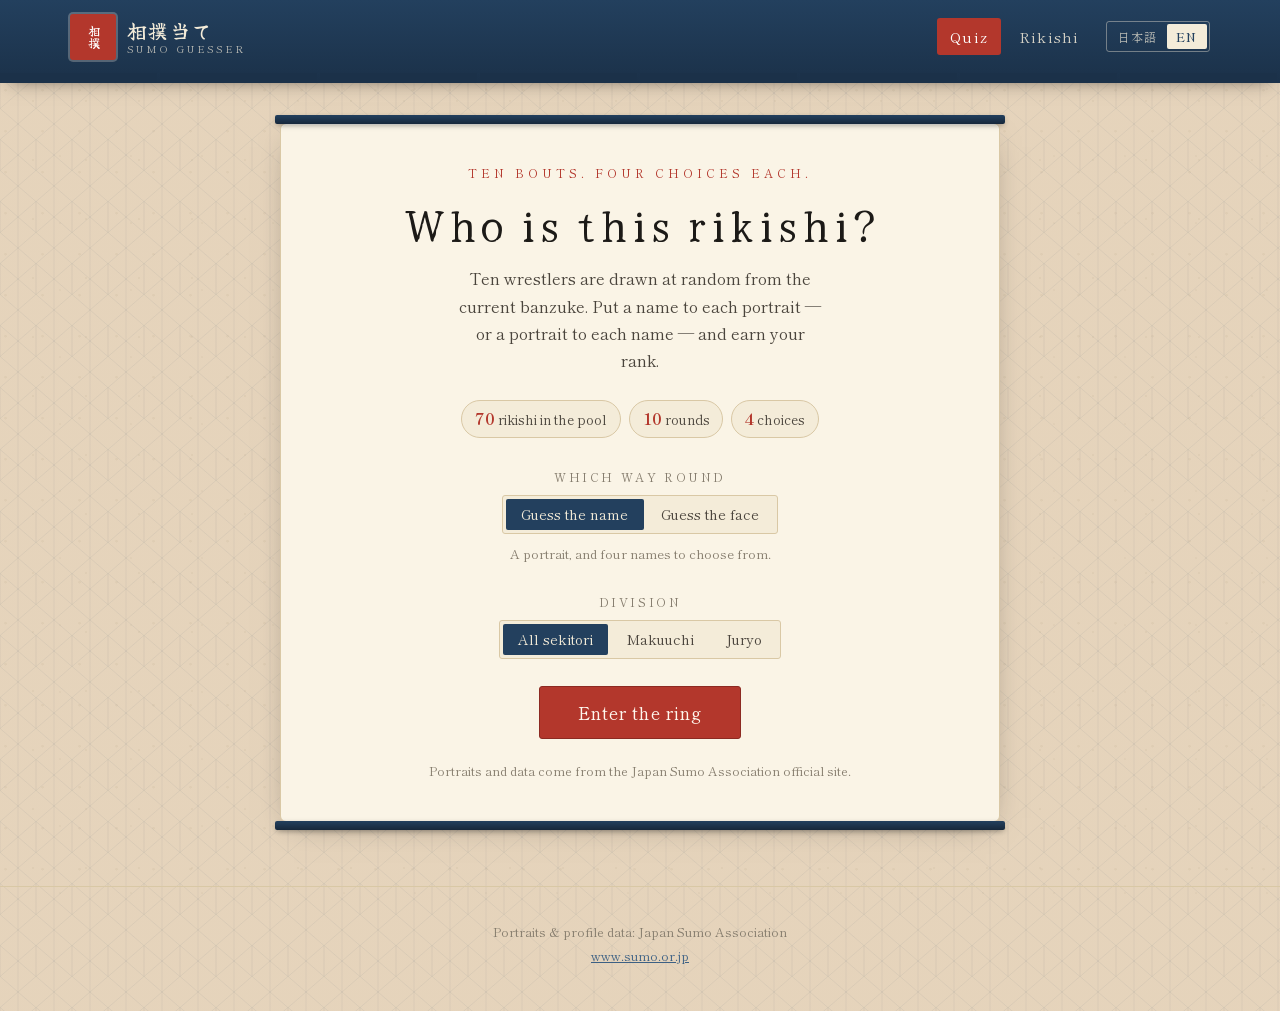
<file: index.html>
<!DOCTYPE html>
<html lang="en">
<head>
<meta charset="UTF-8">
<meta name="viewport" content="width=device-width, initial-scale=1">
<title>相撲当て — Sumo Guesser</title>
<meta name="description" content="Guess the sumo wrestler from their portrait. Ten rounds, four choices, one banzuke rank at the end.">
<link rel="icon" href="data:image/svg+xml,<svg xmlns='http://www.w3.org/2000/svg' viewBox='0 0 32 32'><text y='26' font-size='26'>🇯🇵</text></svg>">
<link rel="preconnect" href="https://fonts.googleapis.com">
<link rel="preconnect" href="https://fonts.gstatic.com" crossorigin>
<link href="https://fonts.googleapis.com/css2?family=Yuji+Syuku&family=Shippori+Mincho+B1:wght@400;600;800&display=swap" rel="stylesheet">
<link rel="stylesheet" href="styles.css">
</head>
<body>
<div class="paper-grain" aria-hidden="true"></div>

<header class="noren">
  <div class="noren__inner">
    <a class="brand" href="index.html">
      <span class="brand__seal" aria-hidden="true">相撲</span>
      <span class="brand__text">
        <span class="brand__ja" data-i18n="brandJa">相撲当て</span>
        <span class="brand__en" data-i18n="brandEn">SUMO GUESSER</span>
      </span>
    </a>
    <nav class="nav">
      <a class="nav__link is-current" href="index.html" data-i18n="navQuiz">Quiz</a>
      <a class="nav__link" href="rikishi.html" data-i18n="navExplore">Rikishi</a>
      <button type="button" class="lang-toggle" id="langToggle" aria-label="Switch language">
        <span class="lang-toggle__opt" data-lang="ja">日本語</span>
        <span class="lang-toggle__opt" data-lang="en">EN</span>
      </button>
    </nav>
  </div>
  <div class="noren__fringe" aria-hidden="true"></div>
</header>

<main class="stage">

  <!-- ============ TITLE SCREEN ============ -->
  <section class="screen is-active" id="screenStart">
    <div class="scroll-card scroll-card--hero">
      <p class="kicker" data-i18n="heroKicker">Ten bouts. Four choices each.</p>
      <h1 class="hero__title" data-i18n="heroTitle">Who is this rikishi?</h1>
      <p class="hero__lede" data-i18n="heroLede">Ten wrestlers are drawn at random from the current banzuke. Put a name to each portrait — or a portrait to each name — and earn your rank.</p>

      <div class="hero__meta">
        <span class="chip"><b id="poolCount">70</b> <span data-i18n="chipPool">rikishi in the pool</span></span>
        <span class="chip"><b>10</b> <span data-i18n="chipRounds">rounds</span></span>
        <span class="chip"><b>4</b> <span data-i18n="chipChoices">choices</span></span>
      </div>

      <div class="field">
        <span class="field__label" data-i18n="modeLabel">Which way round</span>
        <div class="segmented" id="modePicker" role="group">
          <button type="button" class="segmented__btn is-active" data-mode="name" data-i18n="modeName">Guess the name</button>
          <button type="button" class="segmented__btn" data-mode="face" data-i18n="modeFace">Guess the face</button>
        </div>
        <p class="field__note" id="modeNote" data-i18n="modeNoteName">A portrait, and four names to choose from.</p>
      </div>

      <div class="field">
        <span class="field__label" data-i18n="divisionLabel">Division</span>
        <div class="segmented" id="divisionPicker" role="group">
          <button type="button" class="segmented__btn is-active" data-division="all" data-i18n="divAll">All sekitori</button>
          <button type="button" class="segmented__btn" data-division="Makuuchi" data-i18n="divMakuuchi">Makuuchi</button>
          <button type="button" class="segmented__btn" data-division="Juryo" data-i18n="divJuryo">Juryo</button>
        </div>
      </div>

      <button type="button" class="btn btn--primary btn--lg" id="startBtn" data-i18n="startBtn">Enter the ring</button>
      <p class="hero__note" data-i18n="heroNote">Portraits and data come from the Japan Sumo Association official site.</p>
    </div>
  </section>

  <!-- ============ QUIZ SCREEN ============ -->
  <section class="screen" id="screenQuiz">
    <div class="quiz-head">
      <ol class="tawara" id="tawara" aria-label="Progress"></ol>
      <p class="quiz-head__count">
        <span data-i18n="roundWord">Bout</span>
        <b id="roundNow">1</b><span class="sep">/</span><span id="roundTotal">10</span>
        <span class="quiz-head__score"><span data-i18n="scoreWord">Wins</span> <b id="scoreNow">0</b></span>
      </p>
    </div>

    <div class="scroll-card scroll-card--quiz">
      <!-- Guess-the-name: one portrait, four names below -->
      <figure class="portrait" id="promptPortrait">
        <div class="portrait__frame">
          <div class="portrait__window portrait-crop">
            <img id="portraitImg" alt="" width="270" height="209" decoding="async">
          </div>
          <div class="portrait__veil" id="portraitVeil" aria-hidden="true"></div>
        </div>
        <figcaption class="portrait__cap" data-i18n="portraitCap">Name this rikishi</figcaption>
      </figure>

      <!-- Guess-the-face: one name, four portraits below -->
      <div class="name-prompt" id="promptName" hidden>
        <p class="name-prompt__kicker" data-i18n="promptWhich">Which of these is</p>
        <p class="name-prompt__main" id="promptNameMain"></p>
        <p class="name-prompt__sub" id="promptNameSub"></p>
      </div>

      <div class="choices" id="choices" role="group"></div>

      <div class="verdict" id="verdict" hidden>
        <p class="verdict__mark" id="verdictMark"></p>
        <p class="verdict__text" id="verdictText"></p>
        <button type="button" class="btn btn--primary" id="nextBtn" data-i18n="nextBtn">Next bout</button>
      </div>
    </div>
  </section>

  <!-- ============ RESULT SCREEN ============ -->
  <section class="screen" id="screenResult">
    <div class="scroll-card scroll-card--result">
      <p class="kicker" data-i18n="resultKicker">Final tally</p>
      <div class="tally">
        <span class="tally__score" id="finalScore">0</span>
        <span class="tally__of" data-i18n="tallyOf">out of 10</span>
      </div>
      <div class="rank-seal" id="rankSeal">
        <span class="rank-seal__ja" id="rankJa">序ノ口</span>
        <span class="rank-seal__en" id="rankEn">Jonokuchi</span>
      </div>
      <p class="result__line" id="resultLine"></p>

      <h2 class="section-title" data-i18n="reviewTitle">Your bouts</h2>
      <p class="review__hint" data-i18n="reviewHint">Tap a bout to see the rikishi's card.</p>
      <ul class="review" id="review"></ul>

      <div class="result__actions">
        <button type="button" class="btn btn--primary" id="againBtn" data-i18n="againBtn">Another basho</button>
        <a class="btn" href="rikishi.html" data-i18n="studyBtn">Study the rikishi</a>
      </div>
    </div>
  </section>

  <p class="loading" id="loading" data-i18n="loading">Unrolling the banzuke…</p>
</main>

<!-- ============ RIKISHI CARD ============ -->
<div class="sheet" id="sheet" hidden>
  <div class="sheet__scrim" id="sheetScrim"></div>
  <article class="sheet__panel" role="dialog" aria-modal="true" aria-labelledby="sheetName">
    <button type="button" class="sheet__close" id="sheetClose" aria-label="Close">×</button>
    <div class="sheet__body" id="sheetBody"></div>
  </article>
</div>

<footer class="footer">
  <p data-i18n="footerCredit">Portraits &amp; profile data: Japan Sumo Association</p>
  <p><a href="https://www.sumo.or.jp/" rel="noopener" target="_blank">www.sumo.or.jp</a></p>
</footer>

<canvas class="confetti" id="confetti" aria-hidden="true"></canvas>

<script src="js/i18n.js"></script>
<script src="js/data.js"></script>
<script src="js/card.js"></script>
<script src="js/confetti.js"></script>
<script src="js/quiz.js"></script>
</body>
</html>
</file>
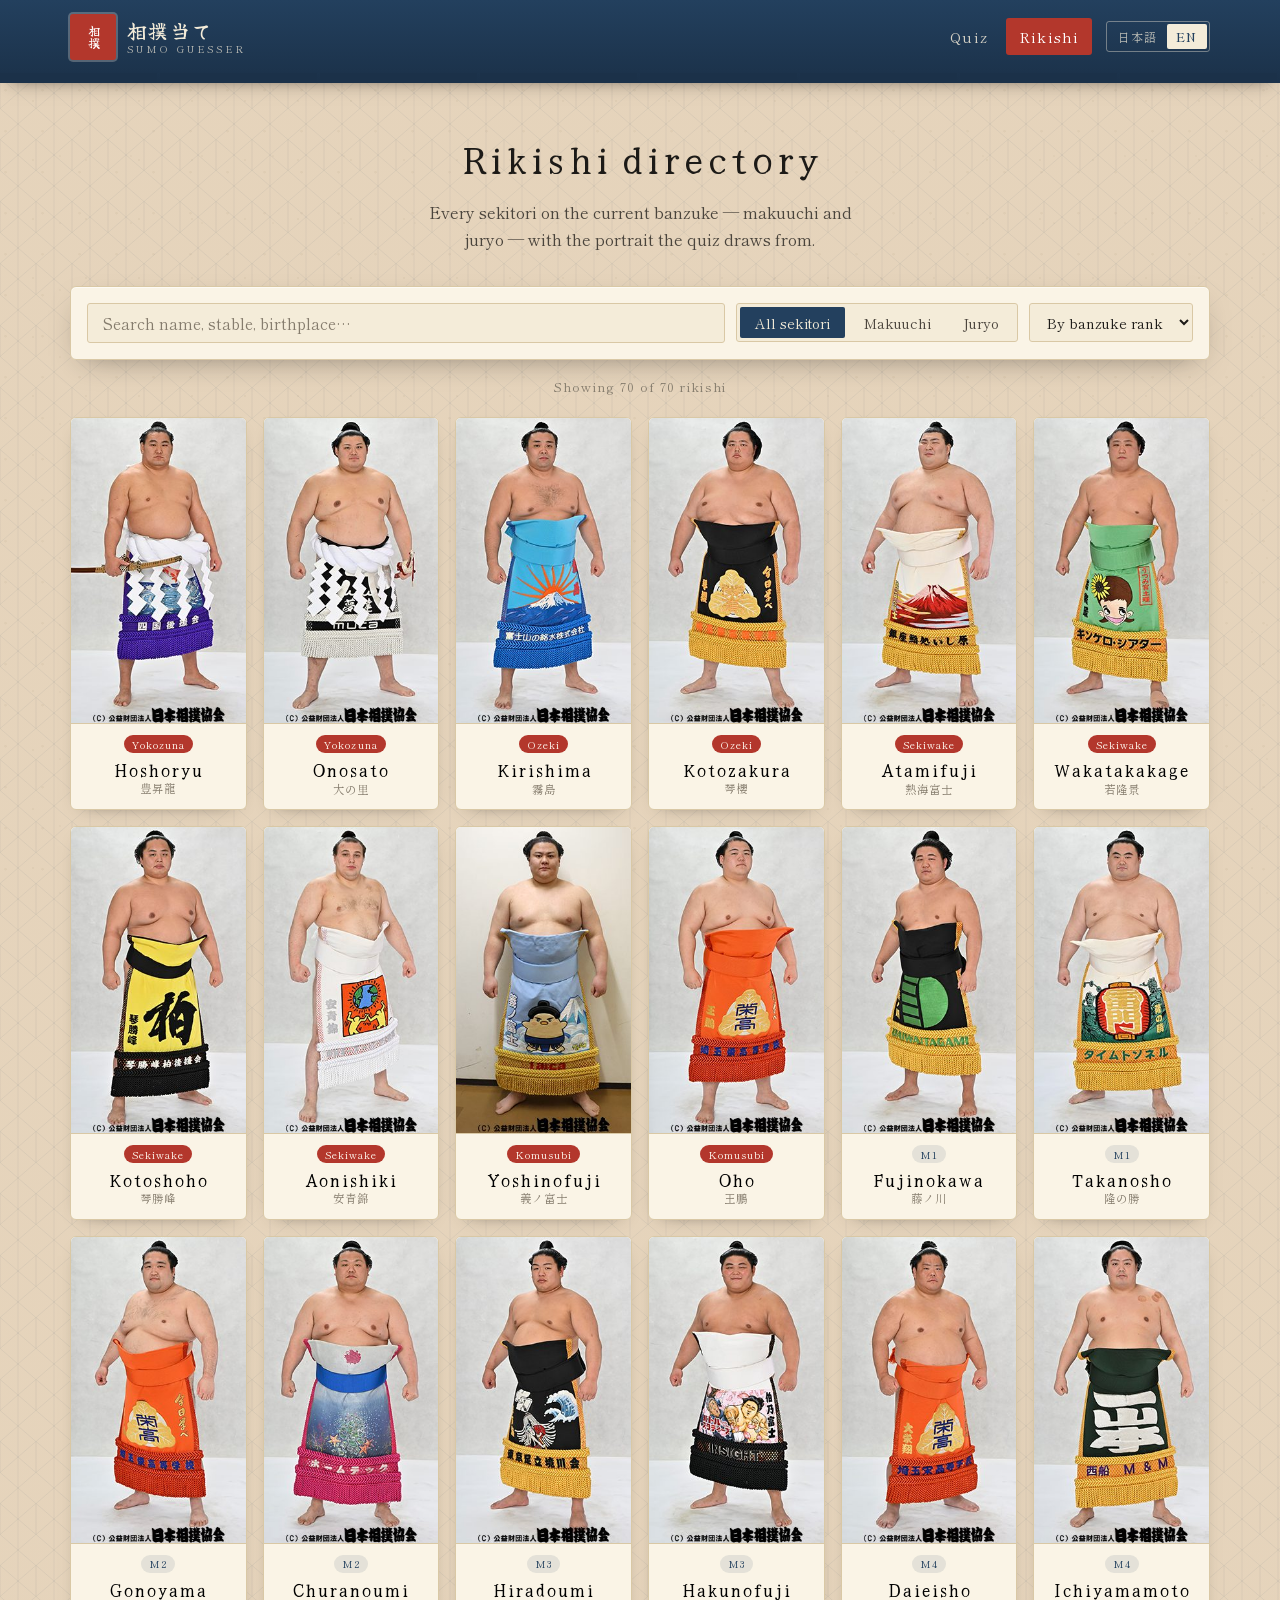
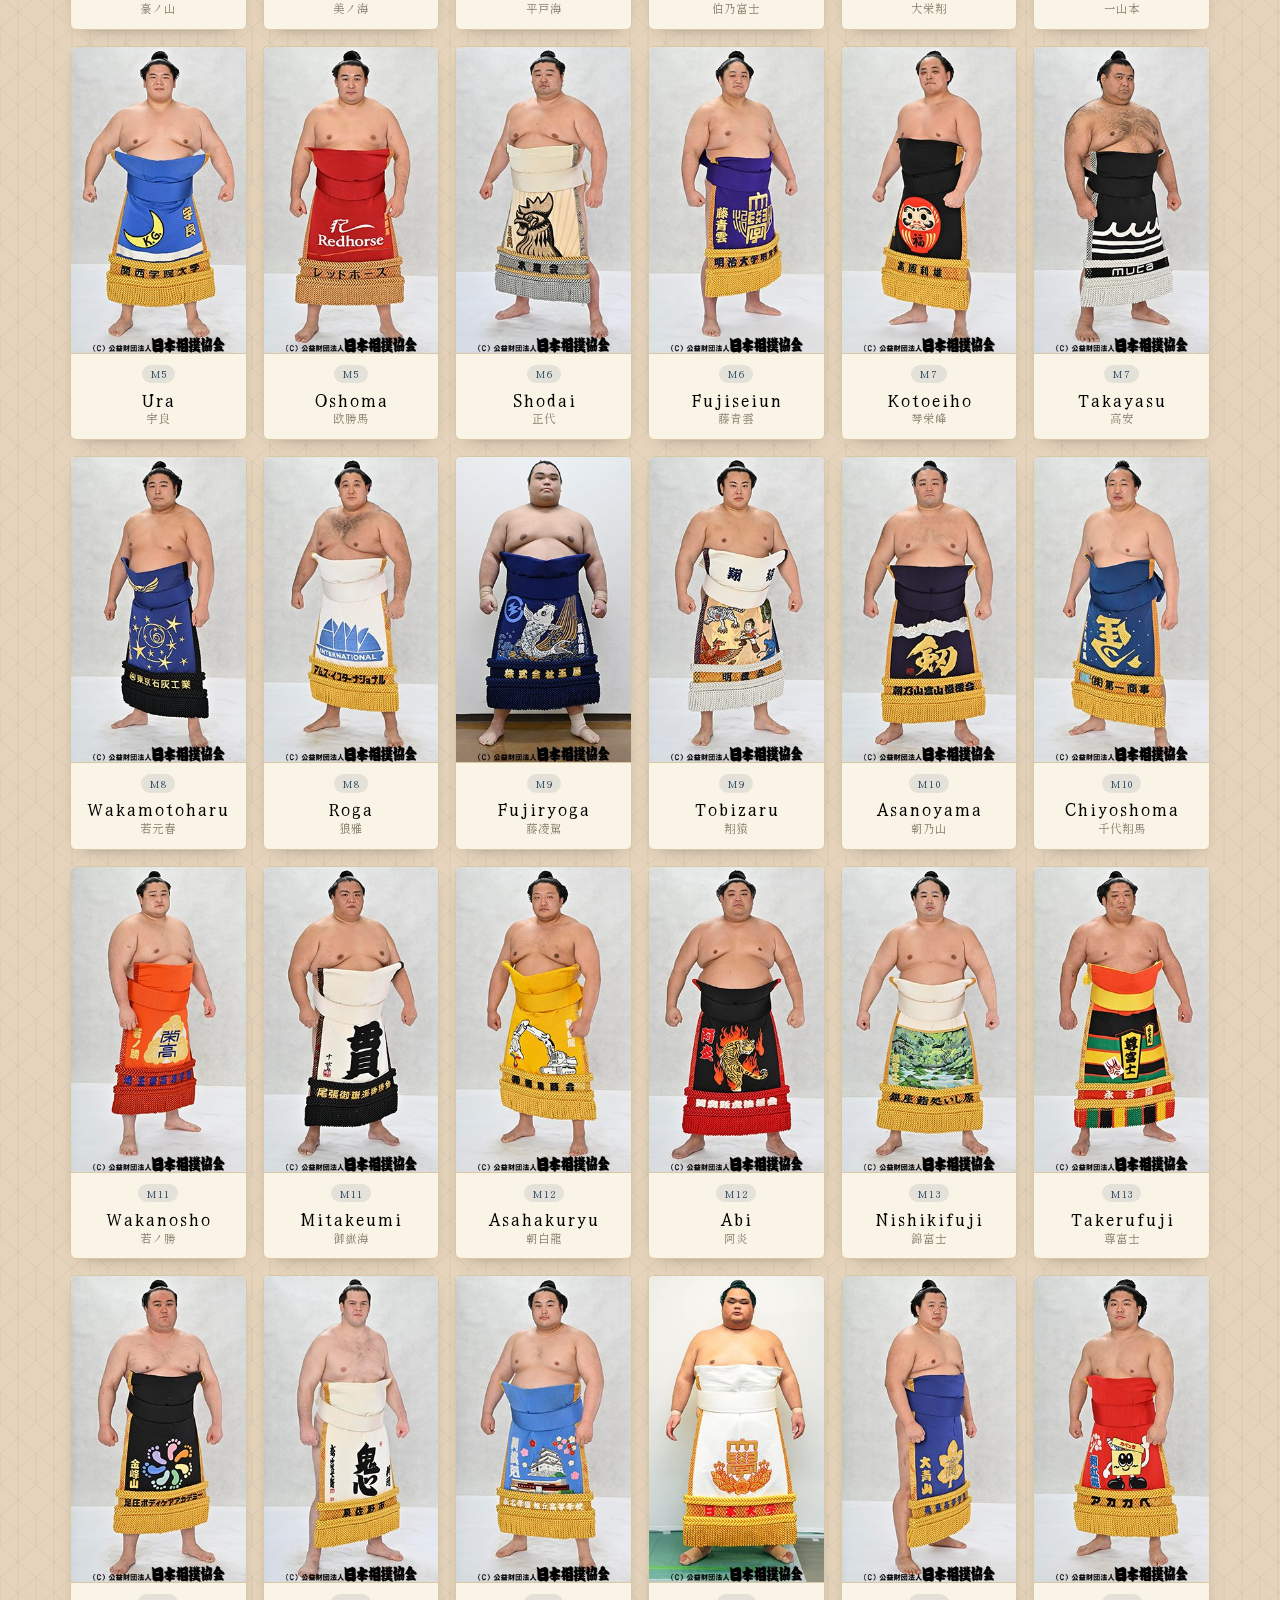
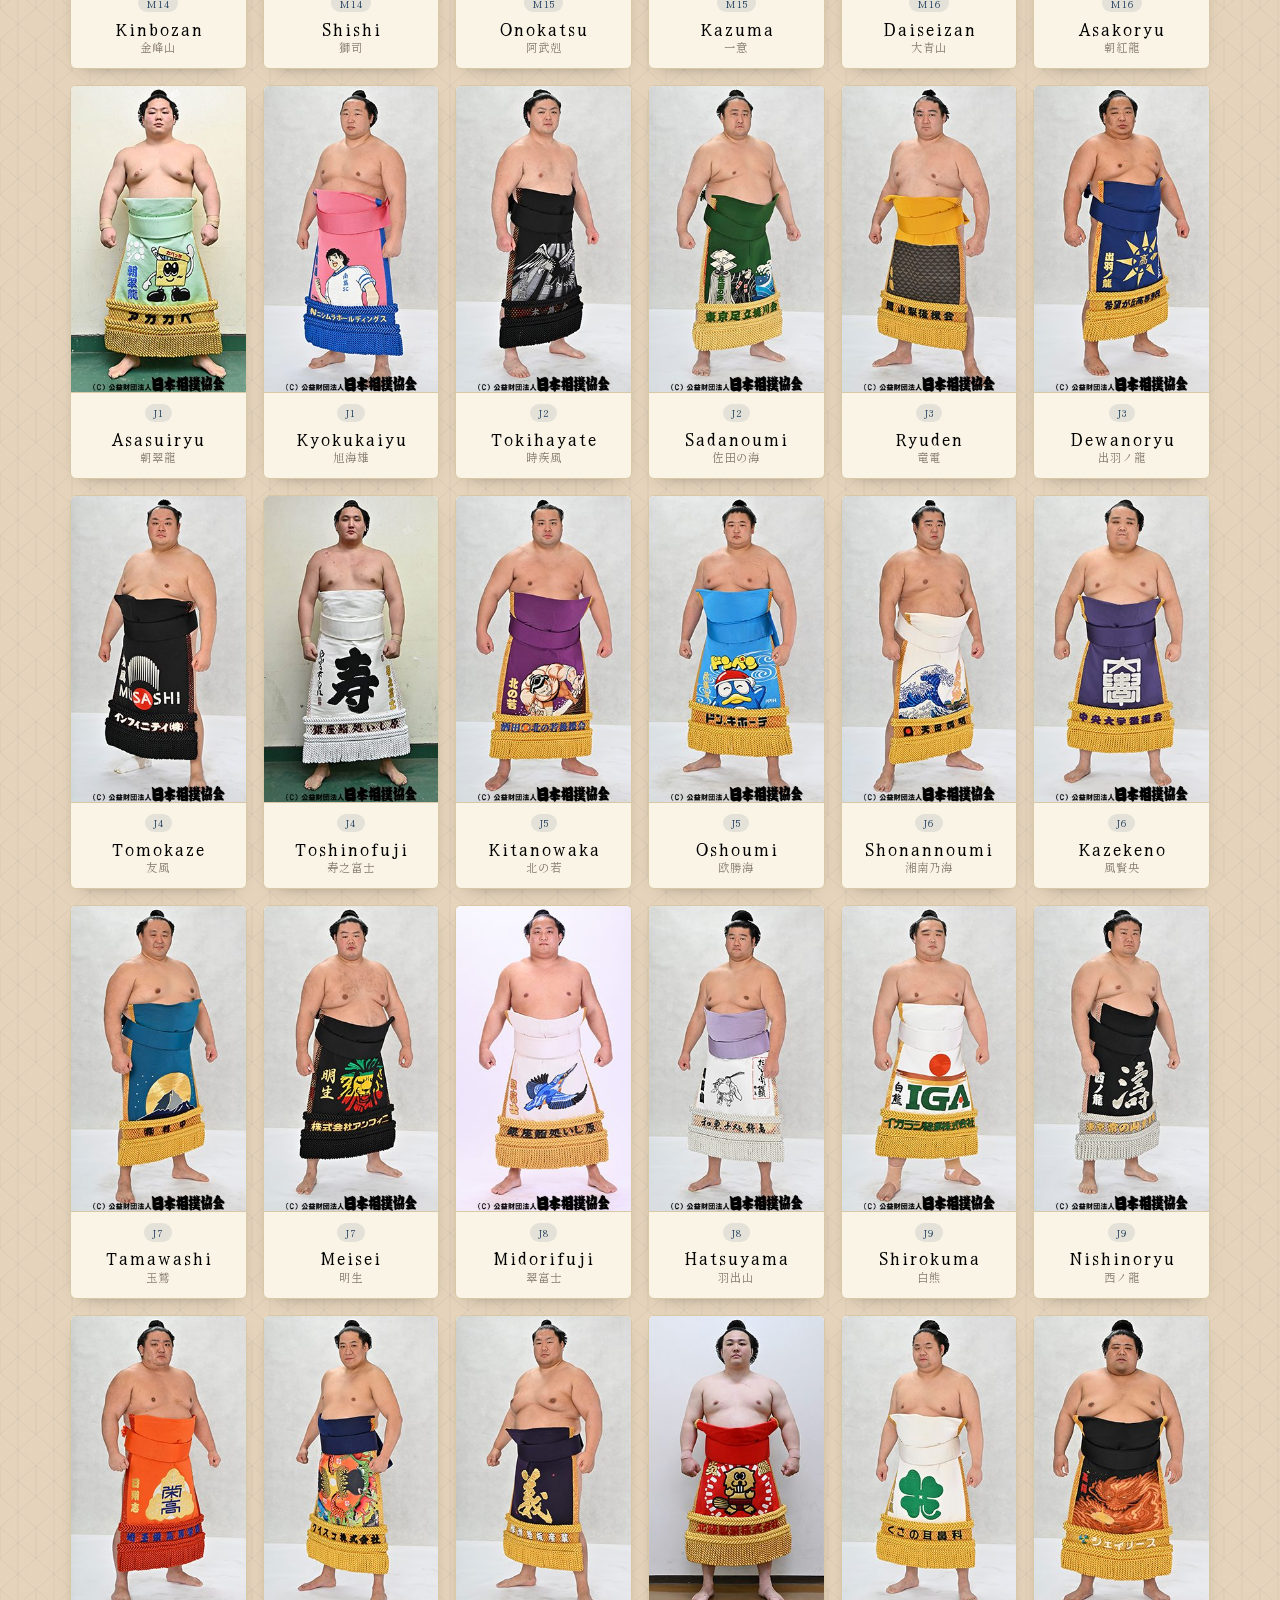
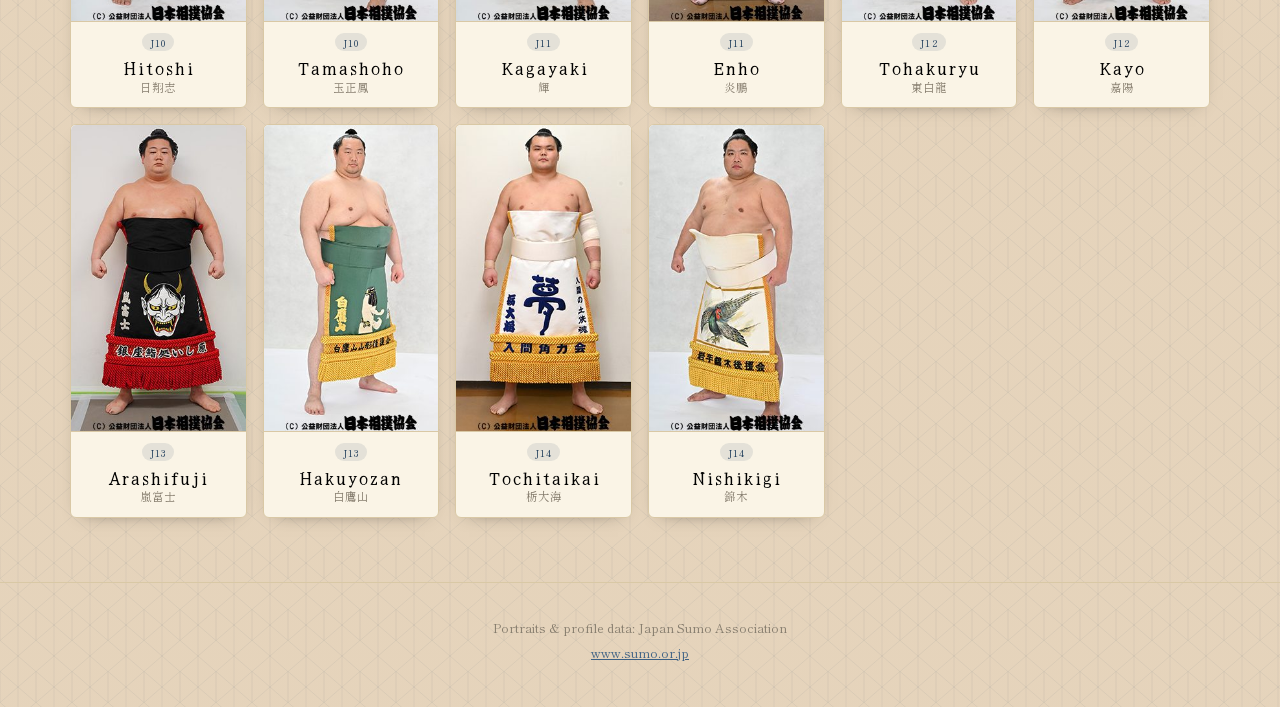
<file: rikishi.html>
<!DOCTYPE html>
<html lang="en">
<head>
<meta charset="UTF-8">
<meta name="viewport" content="width=device-width, initial-scale=1">
<title>力士名鑑 — Rikishi Directory</title>
<meta name="description" content="Browse every sekitori on the current banzuke: rank, stable, birthplace, signature techniques and honours.">
<link rel="icon" href="data:image/svg+xml,<svg xmlns='http://www.w3.org/2000/svg' viewBox='0 0 32 32'><text y='26' font-size='26'>🇯🇵</text></svg>">
<link rel="preconnect" href="https://fonts.googleapis.com">
<link rel="preconnect" href="https://fonts.gstatic.com" crossorigin>
<link href="https://fonts.googleapis.com/css2?family=Yuji+Syuku&family=Shippori+Mincho+B1:wght@400;600;800&display=swap" rel="stylesheet">
<link rel="stylesheet" href="styles.css">
</head>
<body>
<div class="paper-grain" aria-hidden="true"></div>

<header class="noren">
  <div class="noren__inner">
    <a class="brand" href="index.html">
      <span class="brand__seal" aria-hidden="true">相撲</span>
      <span class="brand__text">
        <span class="brand__ja" data-i18n="brandJa">相撲当て</span>
        <span class="brand__en" data-i18n="brandEn">SUMO GUESSER</span>
      </span>
    </a>
    <nav class="nav">
      <a class="nav__link" href="index.html" data-i18n="navQuiz">Quiz</a>
      <a class="nav__link is-current" href="rikishi.html" data-i18n="navExplore">Rikishi</a>
      <button type="button" class="lang-toggle" id="langToggle" aria-label="Switch language">
        <span class="lang-toggle__opt" data-lang="ja">日本語</span>
        <span class="lang-toggle__opt" data-lang="en">EN</span>
      </button>
    </nav>
  </div>
  <div class="noren__fringe" aria-hidden="true"></div>
</header>

<main class="stage stage--wide">
  <div class="page-head">
    <h1 class="page-head__title" data-i18n="dirTitle">Rikishi directory</h1>
    <p class="page-head__lede" data-i18n="dirLede">Every sekitori on the current banzuke — makuuchi and juryo — with the portrait the quiz draws from.</p>
  </div>

  <div class="toolbar">
    <label class="search">
      <span class="sr-only" data-i18n="searchLabel">Search</span>
      <input type="search" id="search" autocomplete="off" data-i18n-placeholder="searchPlaceholder" placeholder="Search name, stable, birthplace…">
    </label>
    <div class="segmented" id="dirDivision" role="group">
      <button type="button" class="segmented__btn is-active" data-division="all" data-i18n="divAll">All sekitori</button>
      <button type="button" class="segmented__btn" data-division="Makuuchi" data-i18n="divMakuuchi">Makuuchi</button>
      <button type="button" class="segmented__btn" data-division="Juryo" data-i18n="divJuryo">Juryo</button>
    </div>
    <label class="select">
      <span class="sr-only" data-i18n="sortLabel">Sort</span>
      <select id="sort">
        <option value="rank" data-i18n="sortRank">By banzuke rank</option>
        <option value="name" data-i18n="sortName">By name</option>
        <option value="weight" data-i18n="sortWeight">By weight</option>
        <option value="height" data-i18n="sortHeight">By height</option>
        <option value="age" data-i18n="sortAge">By age</option>
      </select>
    </label>
  </div>

  <p class="result-count" id="resultCount"></p>
  <ul class="roster" id="roster"></ul>
  <p class="empty" id="empty" hidden data-i18n="noMatch">No rikishi answers to that name.</p>
</main>

<!-- ============ DETAIL PANEL ============ -->
<div class="sheet" id="sheet" hidden>
  <div class="sheet__scrim" id="sheetScrim"></div>
  <article class="sheet__panel" role="dialog" aria-modal="true" aria-labelledby="sheetName">
    <button type="button" class="sheet__close" id="sheetClose" aria-label="Close">×</button>
    <div class="sheet__body" id="sheetBody"></div>
  </article>
</div>

<footer class="footer">
  <p data-i18n="footerCredit">Portraits &amp; profile data: Japan Sumo Association</p>
  <p><a href="https://www.sumo.or.jp/" rel="noopener" target="_blank">www.sumo.or.jp</a></p>
</footer>

<script src="js/i18n.js"></script>
<script src="js/data.js"></script>
<script src="js/card.js"></script>
<script src="js/explore.js"></script>
</body>
</html>
</file>
<file: styles.css>
/* ============================================================
   Sumo Guesser — Edo classic theme
   Palette: washi paper, sumi ink, shu vermillion, ai indigo, kin gold
   ============================================================ */

:root {
  --washi:      #e8dcc3;
  --washi-lit:  #f4ecd9;
  --paper:      #faf4e6;
  --paper-edge: #d9c8a5;
  --sumi:       #1c1a17;
  --sumi-soft:  #4a443c;
  --sumi-faint: #857c6d;
  --shu:        #b3372c;
  --shu-deep:   #8c2a22;
  --ai:         #23405e;
  --ai-soft:    #3c6084;
  --kin:        #a8842f;
  --matsu:      #46683f;

  --brush: "Yuji Syuku", "Shippori Mincho B1", "Hiragino Mincho ProN", "Yu Mincho", serif;
  --mincho: "Shippori Mincho B1", "Hiragino Mincho ProN", "Yu Mincho", "Songti SC", serif;

  --r-sm: 3px;
  --r-md: 6px;
  --shadow-card: 0 1px 0 rgba(255,255,255,.6) inset, 0 10px 30px -14px rgba(28,26,23,.5);
}

* { box-sizing: border-box; }

/* `display` declarations below would otherwise beat the hidden attribute. */
[hidden] { display: none !important; }

html { -webkit-text-size-adjust: 100%; }

body {
  margin: 0;
  min-height: 100vh;
  font-family: var(--mincho);
  color: var(--sumi);
  background-color: var(--washi);
  /* asanoha (hemp leaf) lattice, the classic Edo ground pattern */
  background-image:
    linear-gradient(rgba(179,55,44,.05), rgba(179,55,44,.05)),
    url("data:image/svg+xml,%3Csvg xmlns='http://www.w3.org/2000/svg' width='36' height='62' viewBox='0 0 60 104'%3E%3Cg fill='none' stroke='%2323405e' stroke-opacity='.11' stroke-width='1'%3E%3Cpath d='M30 0v52M30 52v52M0 26l30-26 30 26M0 78l30-26 30 26M0 26v52M60 26v52M0 26l30 26 30-26M0 78l30 26 30-26'/%3E%3C/g%3E%3C/svg%3E");
  line-height: 1.7;
  overflow-x: hidden;
}

/* Paper fibre grain over everything */
.paper-grain {
  position: fixed;
  inset: 0;
  pointer-events: none;
  z-index: 1;
  opacity: .5;
  background-image:
    radial-gradient(circle at 15% 20%, rgba(120,100,60,.10) 0 1px, transparent 1.6px),
    radial-gradient(circle at 62% 71%, rgba(120,100,60,.09) 0 1px, transparent 1.4px),
    radial-gradient(circle at 84% 33%, rgba(120,100,60,.08) 0 1px, transparent 1.2px);
  background-size: 37px 41px, 53px 59px, 71px 67px;
  mix-blend-mode: multiply;
}

.sr-only {
  position: absolute; width: 1px; height: 1px;
  padding: 0; margin: -1px; overflow: hidden;
  clip: rect(0 0 0 0); white-space: nowrap; border: 0;
}

/* ============================================================
   Noren header
   ============================================================ */

.noren {
  position: relative;
  z-index: 3;
  background: linear-gradient(180deg, var(--ai) 0%, #1b3149 100%);
  color: var(--washi-lit);
  box-shadow: 0 6px 18px -10px rgba(28,26,23,.7);
}

.noren__inner {
  max-width: 1180px;
  margin: 0 auto;
  padding: .85rem 1.25rem;
  display: flex;
  align-items: center;
  justify-content: space-between;
  gap: 1rem;
  flex-wrap: wrap;
}

/* the split-curtain slits of a shop noren */
.noren__fringe {
  height: 10px;
  background:
    repeating-linear-gradient(90deg,
      #1b3149 0 calc(12.5% - 3px),
      transparent calc(12.5% - 3px) 12.5%);
}

.brand { display: flex; align-items: center; gap: .7rem; text-decoration: none; color: inherit; }

.brand__seal {
  display: grid;
  place-items: center;
  width: 46px; height: 46px;
  flex: none;
  background: var(--shu);
  color: #fff;
  font-family: var(--brush);
  font-size: .78rem;
  line-height: 1.05;
  letter-spacing: .02em;
  writing-mode: vertical-rl;
  border-radius: var(--r-sm);
  box-shadow: 0 0 0 2px rgba(250,244,230,.25);
}

.brand__text { display: flex; flex-direction: column; line-height: 1.15; }
.brand__ja { font-family: var(--brush); font-size: 1.28rem; letter-spacing: .06em; }
.brand__en { font-size: .62rem; letter-spacing: .3em; color: rgba(244,236,217,.72); }

.nav { display: flex; align-items: center; gap: .35rem; }

.nav__link {
  color: rgba(244,236,217,.85);
  text-decoration: none;
  font-size: .92rem;
  letter-spacing: .08em;
  padding: .4rem .8rem;
  border-radius: var(--r-sm);
  transition: background .18s, color .18s;
}
.nav__link:hover { background: rgba(250,244,230,.12); color: #fff; }
.nav__link.is-current { background: var(--shu); color: #fff; }

.lang-toggle {
  margin-left: .5rem;
  display: inline-flex;
  border: 1px solid rgba(244,236,217,.4);
  border-radius: var(--r-sm);
  background: none;
  padding: 2px;
  cursor: pointer;
  font-family: inherit;
}
.lang-toggle__opt {
  padding: .22rem .6rem;
  font-size: .76rem;
  letter-spacing: .08em;
  color: rgba(244,236,217,.75);
  border-radius: 2px;
  transition: background .18s, color .18s;
}
.lang-toggle__opt.is-active { background: var(--washi-lit); color: var(--ai); font-weight: 600; }

/* ============================================================
   Layout
   ============================================================ */

.stage {
  position: relative;
  z-index: 2;
  max-width: 760px;
  margin: 0 auto;
  padding: 2.5rem 1.25rem 4rem;
}
.stage--wide { max-width: 1180px; }

.screen { display: none; }
.screen.is-active { display: block; animation: rise .45s ease both; }

@keyframes rise {
  from { opacity: 0; transform: translateY(14px); }
  to   { opacity: 1; transform: none; }
}

/* Hanging-scroll card */
.scroll-card {
  position: relative;
  background: var(--paper);
  border: 1px solid var(--paper-edge);
  border-radius: var(--r-md);
  padding: 2.4rem 2rem;
  box-shadow: var(--shadow-card);
}
/* the dark rollers top and bottom of a kakejiku */
.scroll-card::before,
.scroll-card::after {
  content: "";
  position: absolute;
  left: -6px; right: -6px;
  height: 9px;
  background: linear-gradient(180deg, var(--ai) 0%, #16273a 100%);
  border-radius: 2px;
  box-shadow: 0 2px 6px -2px rgba(28,26,23,.6);
}
.scroll-card::before { top: -9px; }
.scroll-card::after  { bottom: -9px; }

.scroll-card--hero { text-align: center; }

.kicker {
  margin: 0 0 .6rem;
  font-size: .74rem;
  letter-spacing: .34em;
  text-transform: uppercase;
  color: var(--shu);
}

.hero__title {
  font-family: var(--brush);
  font-size: clamp(1.9rem, 5.5vw, 2.9rem);
  line-height: 1.3;
  margin: 0 0 .8rem;
  font-weight: 400;
}
.hero__lede {
  margin: 0 auto 1.6rem;
  max-width: 46ch;
  color: var(--sumi-soft);
}
.hero__note {
  margin: 1.4rem 0 0;
  font-size: .78rem;
  color: var(--sumi-faint);
}

.hero__meta {
  display: flex;
  justify-content: center;
  flex-wrap: wrap;
  gap: .5rem;
  margin-bottom: 1.8rem;
}
.chip {
  font-size: .82rem;
  padding: .28rem .8rem;
  border: 1px solid var(--paper-edge);
  border-radius: 999px;
  background: var(--washi-lit);
  color: var(--sumi-soft);
}
.chip b { color: var(--shu); font-size: 1rem; }

.field { margin-bottom: 1.7rem; }
.field__note {
  margin: .55rem 0 0;
  font-size: .8rem;
  color: var(--sumi-faint);
}

.field__label {
  display: block;
  font-size: .74rem;
  letter-spacing: .22em;
  text-transform: uppercase;
  color: var(--sumi-faint);
  margin-bottom: .5rem;
}

/* ============================================================
   Controls
   ============================================================ */

.segmented {
  display: inline-flex;
  flex-wrap: wrap;
  gap: 2px;
  padding: 3px;
  background: var(--washi-lit);
  border: 1px solid var(--paper-edge);
  border-radius: var(--r-sm);
}
.segmented__btn {
  border: 0;
  background: none;
  font-family: inherit;
  font-size: .88rem;
  color: var(--sumi-soft);
  padding: .35rem .95rem;
  border-radius: 2px;
  cursor: pointer;
  transition: background .18s, color .18s;
}
.segmented__btn:hover { background: rgba(35,64,94,.09); }
.segmented__btn.is-active { background: var(--ai); color: var(--washi-lit); }

.btn {
  display: inline-block;
  font-family: var(--mincho);
  font-size: .95rem;
  letter-spacing: .06em;
  padding: .6rem 1.5rem;
  border: 1px solid var(--sumi);
  border-radius: var(--r-sm);
  background: var(--paper);
  color: var(--sumi);
  text-decoration: none;
  cursor: pointer;
  transition: background .18s, color .18s, transform .12s, box-shadow .18s;
}
.btn:hover { background: var(--washi-lit); box-shadow: 0 6px 16px -10px rgba(28,26,23,.8); }
.btn:active { transform: translateY(1px); }

.btn--primary {
  background: var(--shu);
  border-color: var(--shu-deep);
  color: #fff8ef;
}
.btn--primary:hover { background: var(--shu-deep); color: #fff; }

.btn--lg { font-size: 1.08rem; padding: .8rem 2.4rem; }

:where(button, a, input, select):focus-visible {
  outline: 2px solid var(--shu);
  outline-offset: 2px;
}

/* ============================================================
   Quiz — progress rice bales
   ============================================================ */

.quiz-head { margin-bottom: 1.5rem; }

.tawara {
  display: flex;
  gap: 5px;
  list-style: none;
  margin: 0 0 .7rem;
  padding: 0;
}
.tawara li {
  flex: 1;
  height: 9px;
  border-radius: 999px;
  background: rgba(35,64,94,.16);
  border: 1px solid rgba(35,64,94,.2);
  transition: background .3s, border-color .3s;
}
.tawara li.is-hit  { background: var(--ai); border-color: var(--ai); }
.tawara li.is-miss { background: var(--shu); border-color: var(--shu-deep); }
.tawara li.is-now  { background: var(--kin); border-color: var(--kin); }

.quiz-head__count {
  margin: 0;
  font-size: .82rem;
  letter-spacing: .12em;
  color: var(--sumi-faint);
  display: flex;
  align-items: baseline;
  gap: .35rem;
}
.quiz-head__count b { color: var(--sumi); font-size: 1rem; }
.quiz-head__count .sep { opacity: .5; }
.quiz-head__score { margin-left: auto; }
.quiz-head__score b { color: var(--shu); }

.scroll-card--quiz { padding: 1.8rem 1.6rem 2rem; }

/* ============================================================
   Portrait
   ============================================================ */

.portrait { margin: 0 0 1.6rem; text-align: center; }

.portrait__frame {
  position: relative;
  display: inline-block;
  font-size: 0;
  padding: 10px;
  background: var(--washi-lit);
  border: 1px solid var(--paper-edge);
  border-radius: var(--r-sm);
  box-shadow: 0 14px 34px -20px rgba(28,26,23,.9);
}
/* gold inner rule, like a mounted print */
.portrait__frame::after {
  content: "";
  position: absolute;
  inset: 4px;
  border: 1px solid rgba(168,132,47,.45);
  border-radius: 2px;
  pointer-events: none;
}

/* Head and shoulders only. Lower down, the kesho-mawashi carries the wrestler's
   own shikona in embroidery, which would hand over the answer. The window shows
   the top 44% of the frame; a per-wrestler --portrait-zoom (from the data, see
   PORTRAIT_ZOOM in scripts/scrape.py) tightens that for the few who wear their
   name higher. The window itself never changes size, so a tighter crop is not
   itself a tell. Used by the quiz portrait and by the face choices alike — both
   are asked about, so both must keep the name hidden. */
.portrait-crop {
  aspect-ratio: 270 / 209;
  overflow: hidden;
  border-radius: 2px;
  background: #fff;
}

.portrait-crop img {
  display: block;
  width: 100%;
  height: 100%;
  object-fit: cover;
  object-position: top center;
  transform: scale(var(--portrait-zoom, 1));
  transform-origin: top center;
}

.portrait__window { width: 100%; max-width: 300px; }

.portrait__veil {
  position: absolute;
  inset: 10px;
  background: var(--washi-lit);
  border-radius: 2px;
  opacity: 1;
  transition: opacity .5s ease;
  pointer-events: none;
}
.portrait__frame.is-shown .portrait__veil { opacity: 0; }

.portrait__cap {
  margin: .9rem 0 0;
  font-size: .8rem;
  letter-spacing: .18em;
  color: var(--sumi-faint);
}

/* ============================================================
   Name prompt (guess-the-face)
   ============================================================ */

.name-prompt {
  text-align: center;
  margin: .3rem 0 1.1rem;
  padding: .9rem 1rem 1rem;
  background: var(--washi-lit);
  border: 1px solid var(--paper-edge);
  border-radius: var(--r-sm);
}
.name-prompt__kicker {
  margin: 0 0 .5rem;
  font-size: .74rem;
  letter-spacing: .24em;
  text-transform: uppercase;
  color: var(--sumi-faint);
}
.name-prompt__main {
  margin: 0;
  font-family: var(--brush);
  font-size: clamp(1.8rem, 6vw, 2.4rem);
  line-height: 1.2;
}
.name-prompt__sub {
  margin: .2rem 0 0;
  font-size: .95rem;
  color: var(--sumi-soft);
}

/* ============================================================
   Choices
   ============================================================ */

.choices {
  display: grid;
  grid-template-columns: repeat(2, minmax(0, 1fr));
  gap: .7rem;
}

.choice {
  position: relative;
  font-family: var(--mincho);
  text-align: left;
  padding: .8rem 1rem .8rem 2.6rem;
  background: var(--washi-lit);
  border: 1px solid var(--paper-edge);
  border-radius: var(--r-sm);
  cursor: pointer;
  transition: background .16s, border-color .16s, transform .12s;
  min-height: 3.4rem;
  display: flex;
  flex-direction: column;
  justify-content: center;
}
.choice:hover:not(:disabled) { background: #fff; border-color: var(--ai-soft); transform: translateY(-1px); }
.choice:disabled { cursor: default; color: var(--sumi); -webkit-text-fill-color: currentColor; opacity: 1; }

/* the numeral in a small ink circle */
.choice__num {
  position: absolute;
  left: .8rem;
  top: 50%;
  transform: translateY(-50%);
  width: 1.5rem; height: 1.5rem;
  display: grid; place-items: center;
  font-size: .74rem;
  color: var(--sumi-soft);
  border: 1px solid var(--paper-edge);
  border-radius: 50%;
  background: var(--paper);
}
.choice__main { font-size: 1.06rem; font-weight: 600; line-height: 1.3; }
.choice__sub  { font-size: .76rem; color: var(--sumi-faint); line-height: 1.4; }

.choice.is-right {
  background: rgba(70,104,63,.14);
  border-color: var(--matsu);
}
.choice.is-right .choice__num { border-color: var(--matsu); color: var(--matsu); }
.choice.is-wrong {
  background: rgba(179,55,44,.12);
  border-color: var(--shu);
}
.choice.is-wrong .choice__num { border-color: var(--shu); color: var(--shu); }
.choice.is-dim { opacity: .48; }

/* Four portraits instead of four names. */
.choices--faces { grid-template-columns: repeat(2, minmax(0, 1fr)); }

.choice--face {
  padding: .45rem .45rem .55rem;
  min-height: 0;
  align-items: center;
}
.choice--face .choice__num {
  position: static;
  transform: none;
  margin-bottom: .4rem;
}
.choice__window { width: 100%; max-width: 240px; }

/* ============================================================
   Verdict
   ============================================================ */

.verdict {
  margin-top: 1.4rem;
  padding-top: 1.2rem;
  border-top: 1px dashed var(--paper-edge);
  text-align: center;
  animation: rise .3s ease both;
}
.verdict__mark {
  margin: 0 0 .3rem;
  font-family: var(--brush);
  font-size: 1.5rem;
}
.verdict__mark.is-right { color: var(--matsu); }
.verdict__mark.is-wrong { color: var(--shu); }
.verdict__text {
  margin: 0 0 1.1rem;
  color: var(--sumi-soft);
  font-size: .95rem;
}
.verdict__text b { color: var(--sumi); }

/* ============================================================
   Result
   ============================================================ */

.scroll-card--result { text-align: center; }

.tally { display: flex; align-items: baseline; justify-content: center; gap: .5rem; margin-bottom: 1.2rem; }
.tally__score {
  font-family: var(--brush);
  font-size: clamp(3.6rem, 15vw, 5.6rem);
  line-height: 1;
  color: var(--shu);
}
.tally__of { font-size: .95rem; color: var(--sumi-faint); letter-spacing: .1em; }

/* vermillion hanko */
.rank-seal {
  position: relative;
  display: inline-flex;
  flex-direction: column;
  align-items: center;
  justify-content: center;
  gap: .15rem;
  width: 118px; height: 118px;
  margin-bottom: 1.4rem;
  border: 4px solid var(--shu);
  border-radius: 6px;
  color: var(--shu);
  background: rgba(179,55,44,.07);
  transform: rotate(-5deg);
  animation: stamp .5s cubic-bezier(.2,1.5,.4,1) both;
}
/* the inner rule every carved seal has */
.rank-seal::after {
  content: "";
  position: absolute;
  inset: 4px;
  border: 1px solid rgba(179,55,44,.5);
  border-radius: 3px;
}

@keyframes stamp {
  from { opacity: 0; transform: rotate(-5deg) scale(1.7); }
  to   { opacity: 1; transform: rotate(-5deg) scale(1); }
}
.rank-seal__ja { font-family: var(--brush); font-size: 1.5rem; line-height: 1.15; }
.rank-seal__en { font-size: .6rem; letter-spacing: .18em; text-transform: uppercase; }

.result__line {
  margin: 0 auto 2rem;
  max-width: 44ch;
  color: var(--sumi-soft);
}

.section-title {
  font-family: var(--brush);
  font-size: 1.15rem;
  font-weight: 400;
  letter-spacing: .12em;
  margin: 0 0 .9rem;
  padding-bottom: .4rem;
  border-bottom: 1px solid var(--paper-edge);
  text-align: left;
}

.review__hint {
  margin: -.4rem 0 .6rem;
  font-size: .78rem;
  color: var(--sumi-faint);
  text-align: left;
}

.review { list-style: none; margin: 0 0 2rem; padding: 0; text-align: left; }
.review li { border-bottom: 1px dotted var(--paper-edge); }
.review li:last-child { border-bottom: 0; }

.review__row {
  width: 100%;
  display: flex;
  align-items: center;
  gap: .8rem;
  padding: .5rem .5rem .5rem 0;
  font-family: var(--mincho);
  font-size: .92rem;
  color: inherit;
  text-align: left;
  background: none;
  border: 0;
  border-radius: var(--r-sm);
  cursor: pointer;
  transition: background .16s;
}
.review__row:hover { background: rgba(35,64,94,.07); }
.review__row:hover .review__open { color: var(--shu); transform: translateX(2px); }

.review__open {
  flex: none;
  color: var(--sumi-faint);
  font-size: 1.1rem;
  transition: color .16s, transform .16s;
}
.review__thumb {
  width: 34px; height: 46px;
  object-fit: cover;
  object-position: top center;
  background: #fff;
  border: 1px solid var(--paper-edge);
  border-radius: 2px;
  flex: none;
}
.review__name { flex: 1; }
.review__name small { display: block; color: var(--sumi-faint); font-size: .76rem; }
.review__mark { font-family: var(--brush); font-size: 1.1rem; flex: none; }
.review__mark.is-right { color: var(--matsu); }
.review__mark.is-wrong { color: var(--shu); }
.review__yours { font-size: .76rem; color: var(--shu); }

.result__actions { display: flex; gap: .7rem; justify-content: center; flex-wrap: wrap; }

/* ============================================================
   Directory
   ============================================================ */

.page-head { text-align: center; margin-bottom: 2rem; }
.page-head__title {
  font-family: var(--brush);
  font-size: clamp(1.8rem, 5vw, 2.5rem);
  font-weight: 400;
  margin: 0 0 .5rem;
}
.page-head__lede { margin: 0 auto; max-width: 54ch; color: var(--sumi-soft); }

.toolbar {
  display: flex;
  flex-wrap: wrap;
  gap: .7rem;
  align-items: center;
  justify-content: center;
  padding: 1rem;
  background: var(--paper);
  border: 1px solid var(--paper-edge);
  border-radius: var(--r-md);
  box-shadow: var(--shadow-card);
  margin-bottom: 1rem;
}

.search { flex: 1 1 250px; }
.search input {
  width: 100%;
  font-family: var(--mincho);
  font-size: .95rem;
  padding: .5rem .9rem;
  color: var(--sumi);
  background: var(--washi-lit);
  border: 1px solid var(--paper-edge);
  border-radius: var(--r-sm);
}
.search input::placeholder { color: var(--sumi-faint); }

.select select {
  font-family: var(--mincho);
  font-size: .88rem;
  padding: .45rem .8rem;
  color: var(--sumi);
  background: var(--washi-lit);
  border: 1px solid var(--paper-edge);
  border-radius: var(--r-sm);
  cursor: pointer;
}

.result-count {
  margin: 0 0 1.2rem;
  font-size: .8rem;
  letter-spacing: .1em;
  color: var(--sumi-faint);
  text-align: center;
}

.roster {
  list-style: none;
  margin: 0;
  padding: 0;
  display: grid;
  grid-template-columns: repeat(auto-fill, minmax(158px, 1fr));
  gap: 1rem;
}

.card {
  width: 100%;
  padding: 0;
  font-family: var(--mincho);
  text-align: center;
  background: var(--paper);
  border: 1px solid var(--paper-edge);
  border-radius: var(--r-md);
  overflow: hidden;
  cursor: pointer;
  box-shadow: 0 6px 18px -14px rgba(28,26,23,.8);
  transition: transform .18s, box-shadow .18s, border-color .18s;
}
.card:hover {
  transform: translateY(-3px);
  border-color: var(--ai-soft);
  box-shadow: 0 14px 26px -16px rgba(28,26,23,.9);
}

.card__img {
  display: block;
  width: 100%;
  aspect-ratio: 270 / 474;
  object-fit: cover;
  object-position: top center;
  background: #fff;
  border-bottom: 1px solid var(--paper-edge);
}
.card__body { padding: .6rem .5rem .8rem; }
.card__rank {
  display: inline-block;
  font-size: .64rem;
  letter-spacing: .1em;
  padding: .1rem .5rem;
  margin-bottom: .3rem;
  border-radius: 999px;
  background: rgba(35,64,94,.1);
  color: var(--ai);
}
.card__rank.is-top { background: var(--shu); color: #fff8ef; }
.card__name { font-family: var(--brush); font-size: 1.12rem; line-height: 1.25; }
.card__sub { font-size: .72rem; color: var(--sumi-faint); }

.empty { text-align: center; color: var(--sumi-faint); padding: 3rem 0; }

/* ============================================================
   Detail sheet
   ============================================================ */

.sheet { position: fixed; inset: 0; z-index: 50; display: grid; place-items: center; padding: 1rem; }
.sheet__scrim { position: absolute; inset: 0; background: rgba(22,20,17,.62); backdrop-filter: blur(2px); }
.sheet__panel {
  position: relative;
  width: min(680px, 100%);
  max-height: 88vh;
  overflow-y: auto;
  background: var(--paper);
  border: 1px solid var(--paper-edge);
  border-radius: var(--r-md);
  box-shadow: 0 30px 60px -25px rgba(0,0,0,.8);
  animation: rise .3s ease both;
}
.sheet__close {
  position: absolute;
  top: .5rem; right: .6rem;
  z-index: 2;
  width: 2rem; height: 2rem;
  font-size: 1.3rem;
  line-height: 1;
  color: var(--sumi-soft);
  background: var(--washi-lit);
  border: 1px solid var(--paper-edge);
  border-radius: 50%;
  cursor: pointer;
}
.sheet__close:hover { background: var(--shu); color: #fff; border-color: var(--shu-deep); }
.sheet__body { padding: 1.8rem; }

.detail__top { display: flex; gap: 1.4rem; flex-wrap: wrap; margin-bottom: 1.5rem; }
.detail__img {
  width: 168px;
  flex: none;
  align-self: flex-start;
  border: 1px solid var(--paper-edge);
  border-radius: var(--r-sm);
  background: #fff;
  padding: 6px;
}
.detail__img img { display: block; width: 100%; height: auto; border-radius: 2px; }
.detail__head { flex: 1 1 240px; min-width: 0; }
.detail__rank {
  display: inline-block;
  font-size: .7rem;
  letter-spacing: .16em;
  padding: .15rem .7rem;
  border-radius: 999px;
  background: var(--ai);
  color: var(--washi-lit);
  margin-bottom: .5rem;
}
.detail__rank.is-top { background: var(--shu); }
.detail__name { font-family: var(--brush); font-size: 2rem; line-height: 1.2; margin: 0 0 .1rem; font-weight: 400; }
.detail__reading { font-size: .8rem; color: var(--sumi-faint); margin: 0 0 .9rem; }

.facts { list-style: none; margin: 0; padding: 0; }
.facts li {
  display: flex;
  gap: .8rem;
  padding: .34rem 0;
  border-bottom: 1px dotted var(--paper-edge);
  font-size: .9rem;
}
.facts dt, .facts__k {
  flex: none;
  width: 7.6rem;
  color: var(--sumi-faint);
  font-size: .78rem;
  letter-spacing: .06em;
  padding-top: .1rem;
}
.facts__v { flex: 1; min-width: 0; }

.honours { margin-top: 1.5rem; }
.honours__list { display: flex; flex-wrap: wrap; gap: .55rem; list-style: none; margin: 0; padding: 0; }
.honour {
  display: flex;
  align-items: center;
  gap: .4rem;
  padding: .3rem .75rem;
  font-size: .8rem;
  border: 1px solid var(--shu);
  border-radius: var(--r-sm);
  background: rgba(179,55,44,.07);
  color: var(--shu-deep);
}
.honour b { font-size: 1rem; font-family: var(--brush); }
.honours__none { font-size: .85rem; color: var(--sumi-faint); margin: 0; }

.detail__link { display: inline-block; margin-top: 1.5rem; font-size: .85rem; }

/* ============================================================
   Confetti + misc
   ============================================================ */

.confetti {
  position: fixed;
  inset: 0;
  z-index: 40;
  pointer-events: none;
  opacity: 0;
  transition: opacity .4s;
}
.confetti.is-on { opacity: 1; }

.loading { text-align: center; color: var(--sumi-faint); padding: 3rem 0; letter-spacing: .1em; }

.footer {
  position: relative;
  z-index: 2;
  text-align: center;
  padding: 2rem 1rem 2.5rem;
  font-size: .78rem;
  color: var(--sumi-faint);
  border-top: 1px solid var(--paper-edge);
}
.footer p { margin: .2rem 0; }
.footer a { color: var(--ai-soft); }

/* ============================================================
   Responsive
   ============================================================ */

@media (max-width: 560px) {
  .noren__inner { padding: .7rem .9rem; }
  .brand__seal { width: 38px; height: 38px; font-size: .68rem; }
  .nav { width: 100%; justify-content: space-between; }
  .stage { padding: 1.8rem .9rem 3rem; }
  .scroll-card { padding: 1.6rem 1.1rem; }
  .choices { grid-template-columns: 1fr; }
  .choices--faces { grid-template-columns: repeat(2, minmax(0, 1fr)); gap: .5rem; }
  .roster { grid-template-columns: repeat(auto-fill, minmax(132px, 1fr)); }
  .sheet__body { padding: 1.4rem 1.1rem; }
  .detail__img { width: 130px; margin: 0 auto; }
  .facts li { flex-direction: column; gap: .05rem; }
  .facts__k { width: auto; }
}

@media (prefers-reduced-motion: reduce) {
  *, *::before, *::after {
    animation-duration: .01ms !important;
    transition-duration: .01ms !important;
  }
}
</file>
